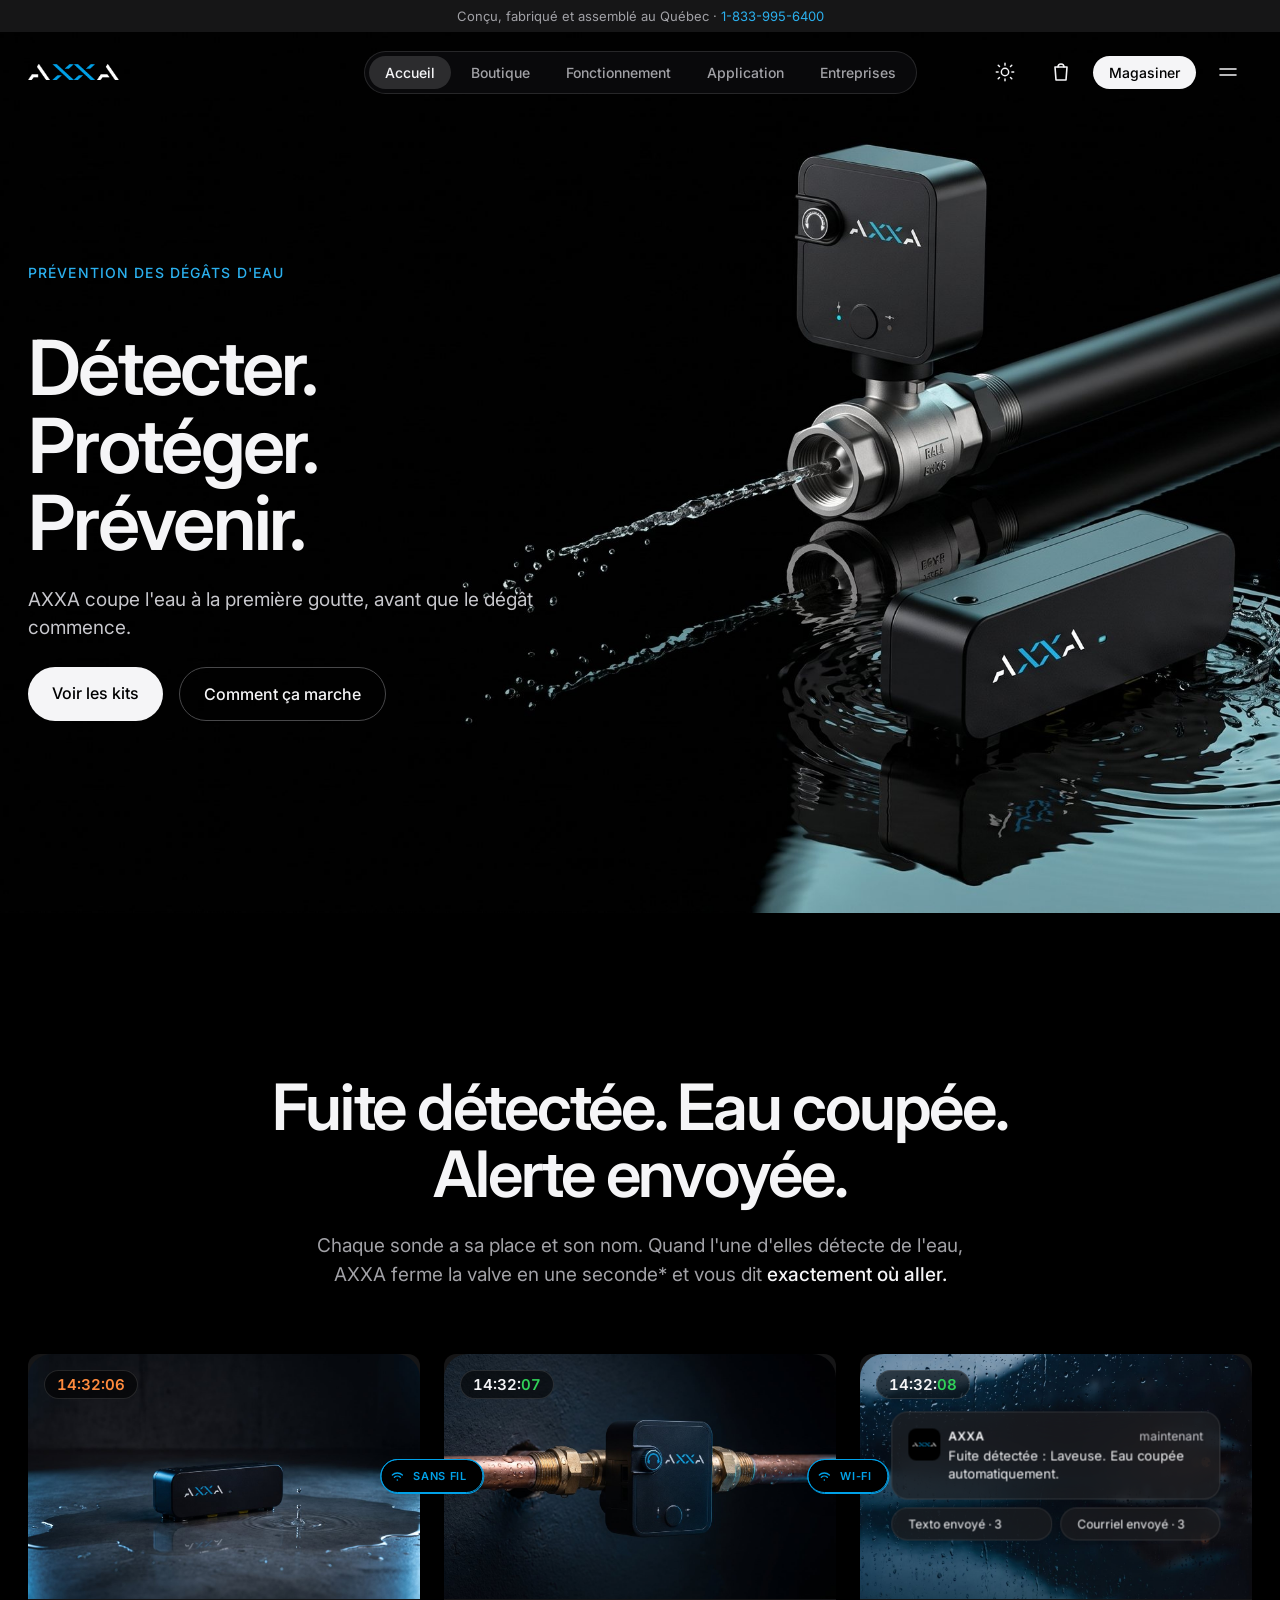
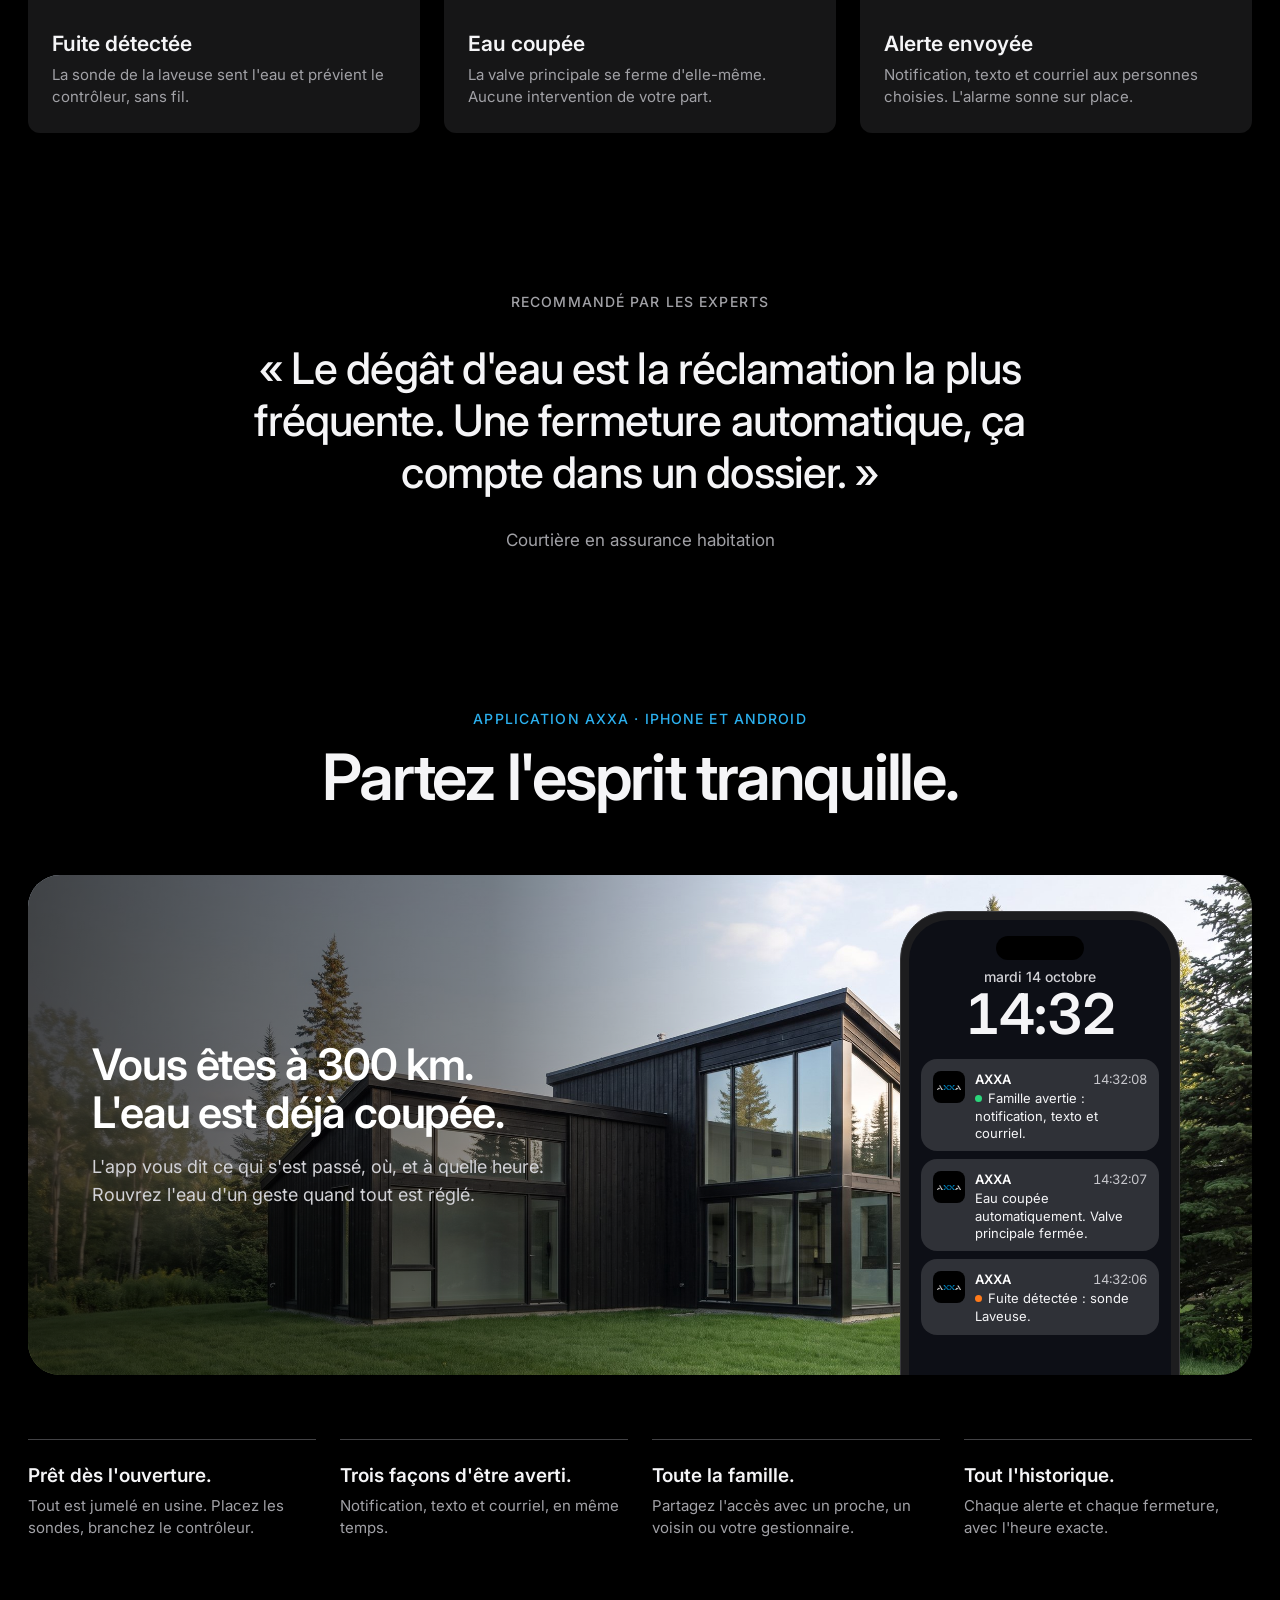
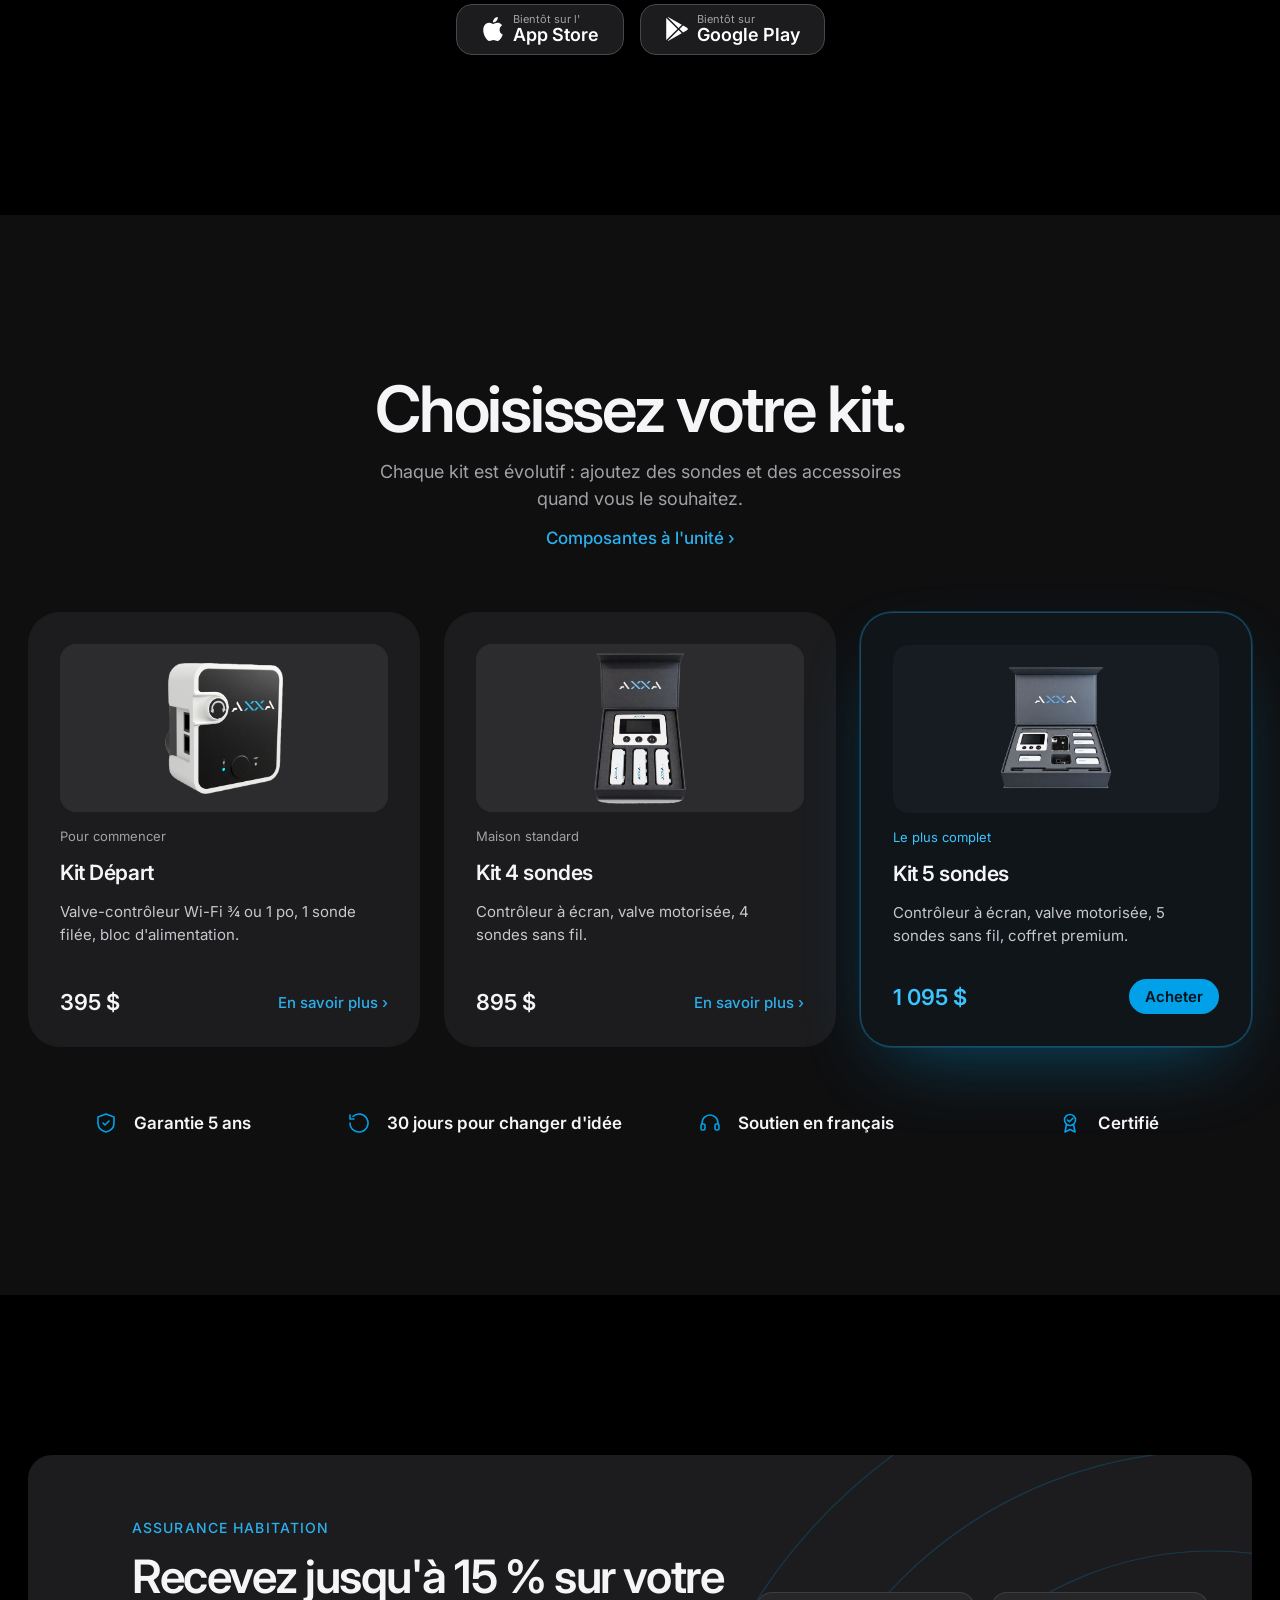
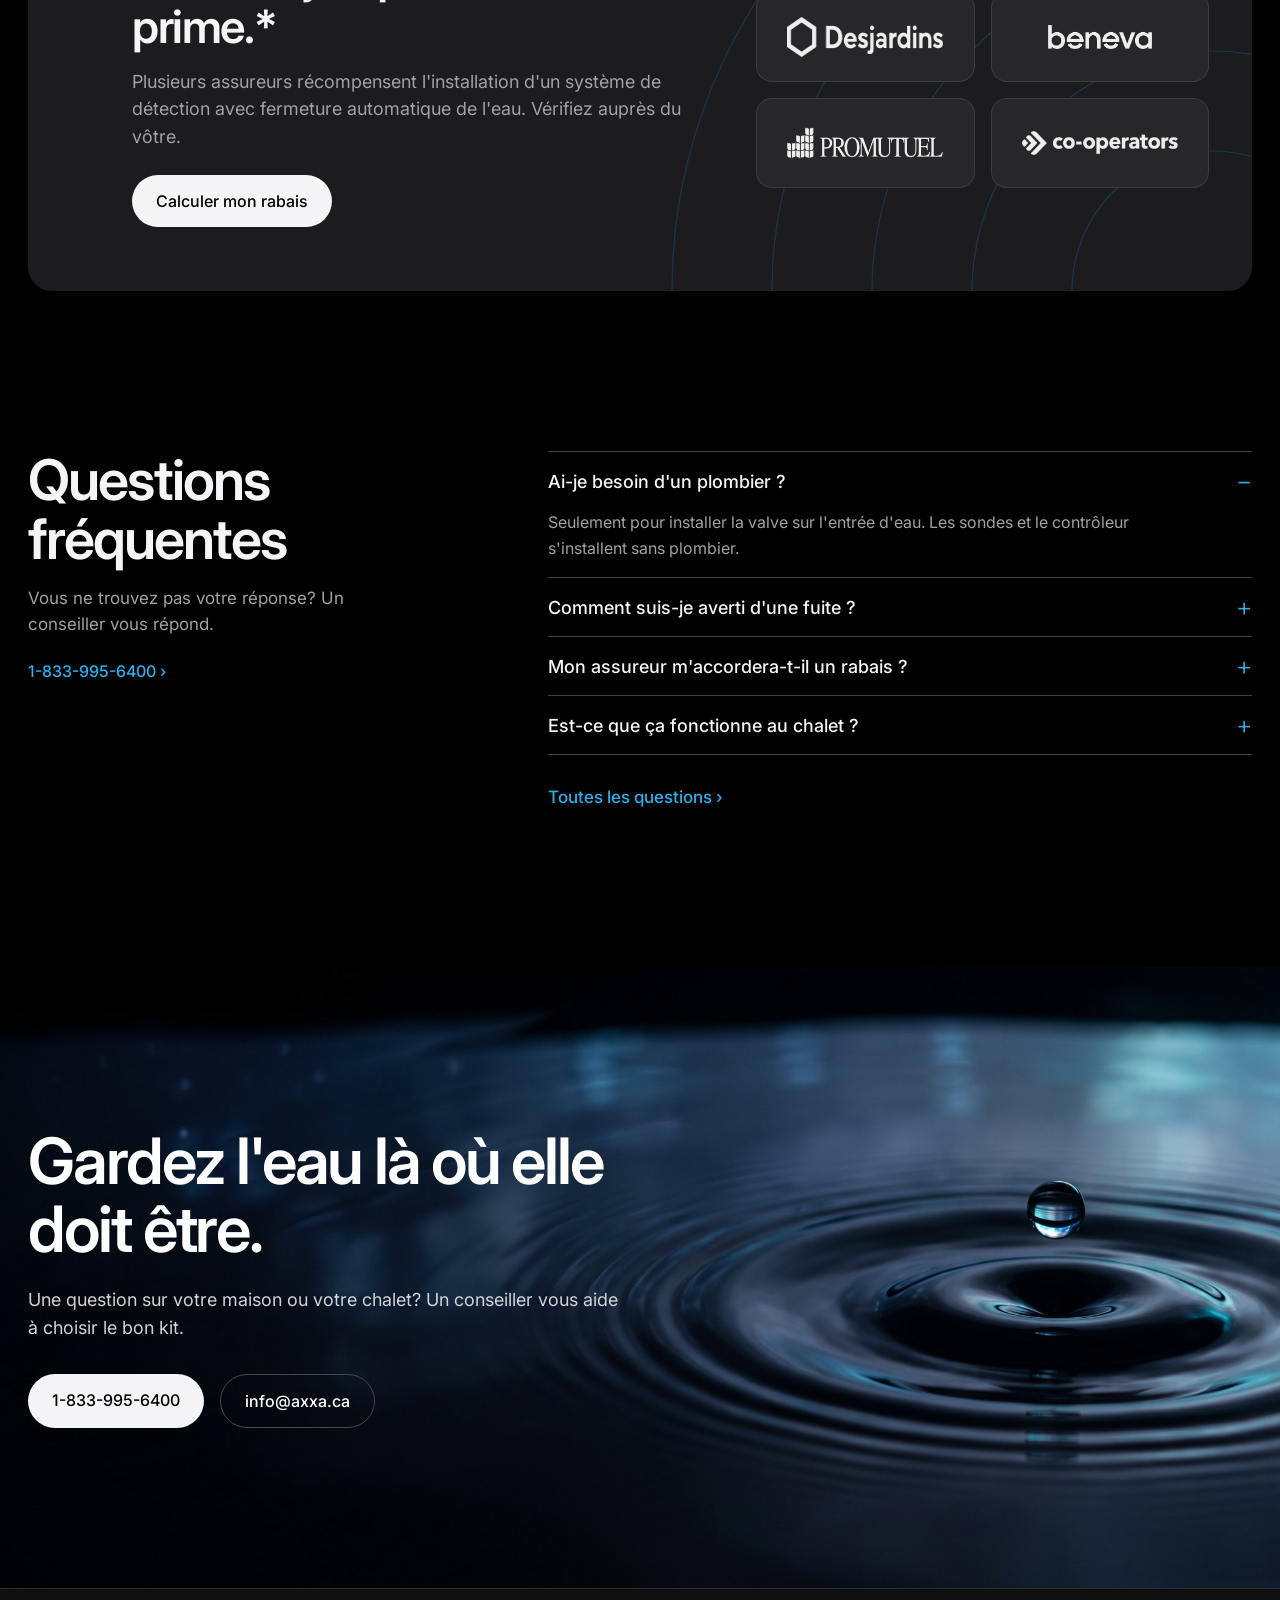
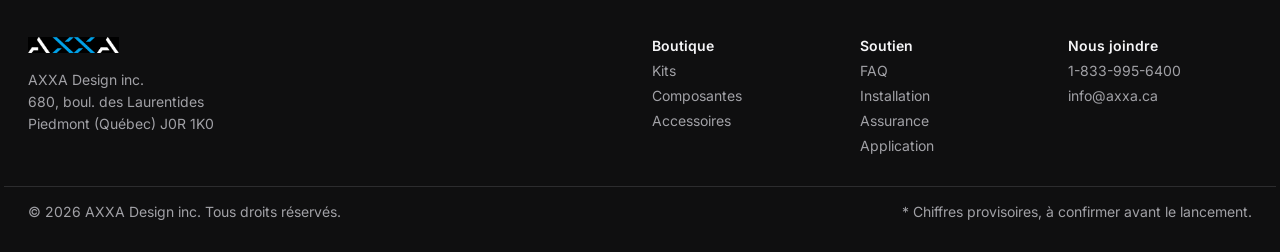
<file: index.html>
<!doctype html>
<html lang="fr">
<head>
<meta charset="utf-8">
<meta name="viewport" content="width=device-width, initial-scale=1">
<meta name="robots" content="noindex, nofollow">
<title>AXXA, prototype</title>
<script>
  var t = 'sombre';
  try { if (localStorage.getItem('axxa-theme') === 'clair') t = 'clair'; } catch (e) {}
  location.replace('accueil-' + t + '.html');
</script>
</head>
<body style="margin:0;background:#000;color:#f5f5f7;font-family:system-ui,sans-serif">
<p style="padding:24px"><a href="accueil-sombre.html" style="color:#00a1e8">Ouvrir le prototype AXXA</a></p>
</body>
</html>
</file>
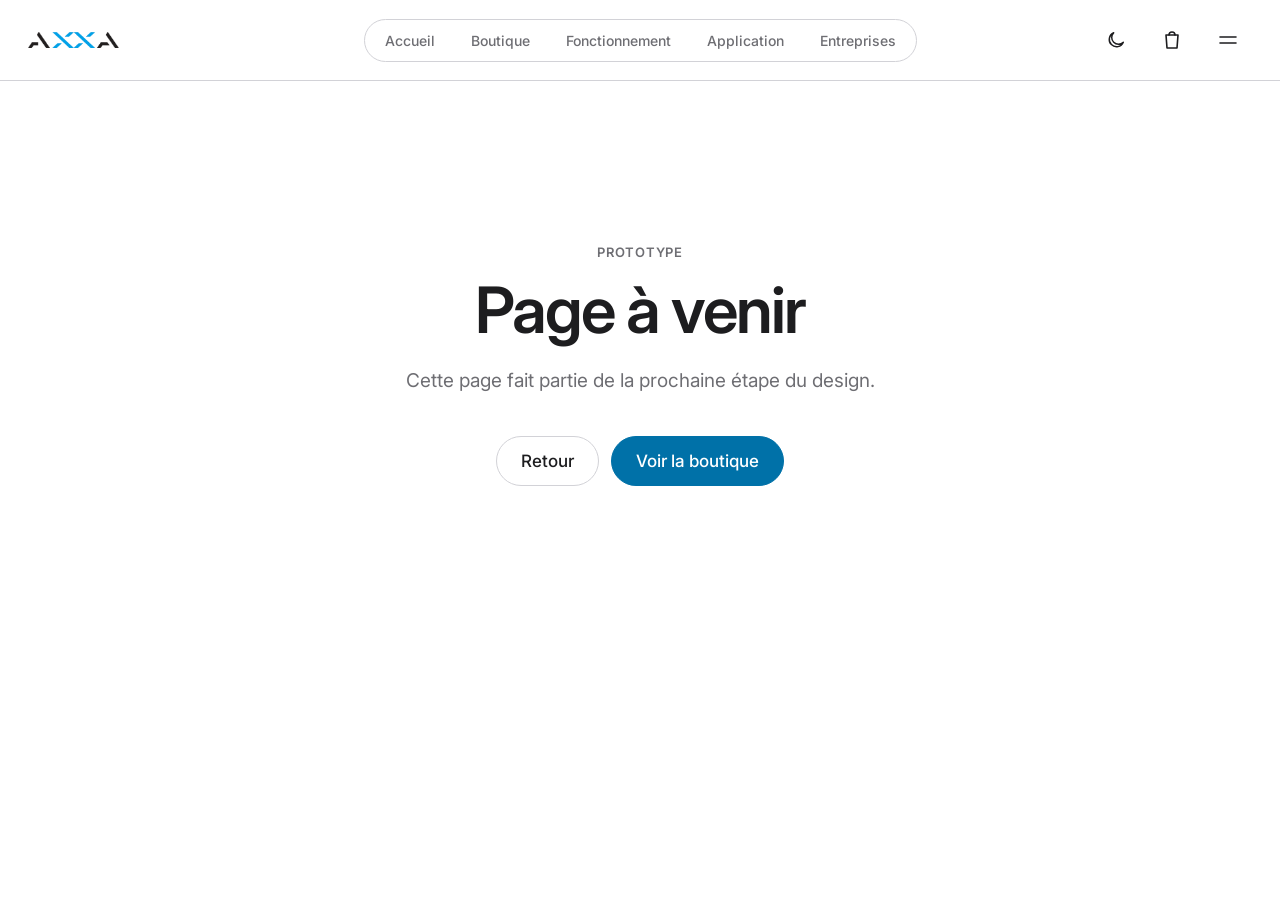
<file: a-venir-clair.html>
<!doctype html>
<html lang="fr">
<head>
<meta charset="utf-8">
<meta name="viewport" content="width=device-width, initial-scale=1">
<meta name="robots" content="noindex, nofollow">
<title>AXXA, page à venir</title>
<link rel="preconnect" href="https://fonts.googleapis.com">
<link rel="stylesheet" href="https://fonts.googleapis.com/css2?family=Inter:wght@300..700&amp;display=swap">
<link rel="stylesheet" href="./proto.css">
<style>
:root{--bg:#ffffff;--ink:#1d1d1f;--mute:#6e6e73;--line:#d2d2d7;--cta:#0071a8;--cta-ink:#ffffff;--chip:#f5f5f7}
body{margin:0;background:var(--bg);color:var(--ink);font-family:Inter,system-ui,sans-serif;-webkit-font-smoothing:antialiased}
a{color:inherit;text-decoration:none}
header{position:sticky;top:0;z-index:6;background:var(--bg);border-bottom:1px solid var(--line)}
.bar{max-width:1272px;box-sizing:border-box;margin:0 auto;padding:0 24px;height:80px;display:flex;align-items:center;justify-content:space-between;gap:24px}
.bar>a:first-child,.end{flex:1 1 0;display:flex;align-items:center;min-height:44px}
.end{justify-content:flex-end;gap:8px}
.nav-links{display:flex;gap:4px;padding:4px;border-radius:999px;border:1px solid var(--line);font-size:14px}
.nav-links a{padding:8px 16px;border-radius:999px;font-weight:500;white-space:nowrap;color:var(--mute)}
.nav-links a:hover{color:var(--ink)}
@media (max-width:820px){.nav-links{display:none}}
.icon{width:48px;height:48px;display:flex;align-items:center;justify-content:center;border:0;background:transparent;color:var(--ink);cursor:pointer}
main{max-width:720px;margin:0 auto;padding:160px 24px 200px;text-align:center}
.tag{display:inline-block;font-size:13px;font-weight:600;letter-spacing:.06em;text-transform:uppercase;color:var(--mute);margin-bottom:16px}
h1{margin:0;font-size:clamp(40px,7vw,64px);line-height:1.05;letter-spacing:-.03em;font-weight:600}
p{margin:24px auto 0;max-width:520px;font-size:19px;line-height:1.5;color:var(--mute)}
.actions{margin-top:40px;display:flex;gap:12px;justify-content:center;flex-wrap:wrap}
.btn{min-height:48px;padding:0 24px;border-radius:999px;display:inline-flex;align-items:center;font-size:17px;font-weight:500;border:1px solid var(--line);background:transparent;color:var(--ink);cursor:pointer;font-family:inherit}
.btn.primary{background:var(--cta);border-color:var(--cta);color:var(--cta-ink)}
</style>
</head>
<body>
<header>
  <div class="bar">
    <a href="accueil-clair.html" aria-label="AXXA, accueil"><img src="./assets/eb92cd5ae8f61b02740bc728cee41089.png" alt="AXXA" style="height:16px;width:auto;display:block"></a>
    <nav class="nav-links" aria-label="Principale"><a href="accueil-clair.html">Accueil</a><a href="catalogue-clair.html">Boutique</a><a href="fonctionnement-clair.html">Fonctionnement</a><a href="application-clair.html">Application</a><a href="entreprises-clair.html">Entreprises</a></nav>
    <div class="end">
      <a href="a-venir-sombre.html" class="icon proto-theme proto-theme--bar" data-theme-to="sombre" aria-label="Passer au thème sombre" title="Passer au thème sombre"><svg width="22" height="22" viewBox="0 0 24 24" fill="none" stroke="currentColor" stroke-width="1.6" stroke-linecap="round" stroke-linejoin="round" aria-hidden="true"><path d="M20 14.5A8 8 0 1 1 9.5 4 6.5 6.5 0 0 0 20 14.5Z"></path></svg></a>
      <a href="a-venir-clair.html?p=panier" class="icon" aria-label="Panier"><svg width="24" height="24" viewBox="0 0 24 24" fill="none" stroke="currentColor" stroke-width="1.6" stroke-linecap="round" stroke-linejoin="round" aria-hidden="true"><path d="M6 7h12l-1 13H7L6 7Z"></path><path d="M9 7a3 3 0 0 1 6 0"></path></svg></a>
      <button type="button" class="icon" aria-label="Menu"><svg width="24" height="24" viewBox="0 0 24 24" fill="none" stroke="currentColor" stroke-width="1.6" stroke-linecap="round" aria-hidden="true"><path d="M4 9h16M4 15h16"></path></svg></button>
    </div>
  </div>
</header>
<main>
  <span class="tag">Prototype</span>
  <h1 id="titre">Page à venir</h1>
  <p id="texte">Cette page fait partie de la prochaine étape du design.</p>
  <div class="actions">
    <button type="button" class="btn" onclick="history.length > 1 ? history.back() : location.assign('accueil-clair.html')">Retour</button>
    <a class="btn primary" href="catalogue-clair.html">Voir la boutique</a>
  </div>
</main>
<script>
(function () {
  var pages = {"panier": ["Panier", "Le panier et le paiement seront dessinés à la prochaine étape, avec le montage Shopify."], "faq": ["Questions fréquentes", "La page complète des questions arrive avec les pages de soutien."], "composante": ["Fiche d'une composante", "Les fiches des composantes à l'unité (sonde, règle, valve, etc.) sont la prochaine page à dessiner."], "documents": ["Documents à télécharger", "Les fiches techniques et les guides en PDF seront ajoutés quand Gilles les aura fournis."], "plombiers": ["Plombiers partenaires", "Le programme de plombiers partenaires est encore à confirmer."], "rabais": ["Calculateur de rabais d'assurance", "Le calculateur arrive avec la page Assurance et crédits."], "general": ["Page à venir", "Cette page fait partie de la prochaine étape du design."]};
  var key = new URLSearchParams(location.search).get('p') || 'general';
  var d = pages[key] || pages.general;
  document.getElementById('titre').textContent = d[0];
  document.getElementById('texte').textContent = d[1];
  document.title = 'AXXA, ' + d[0].toLowerCase();
  var t = document.querySelector('.proto-theme');
  t.href += location.search;
})();
</script>
<script src="./proto.js" data-page="a-venir" data-theme="clair"></script>
</body>
</html>
</file>
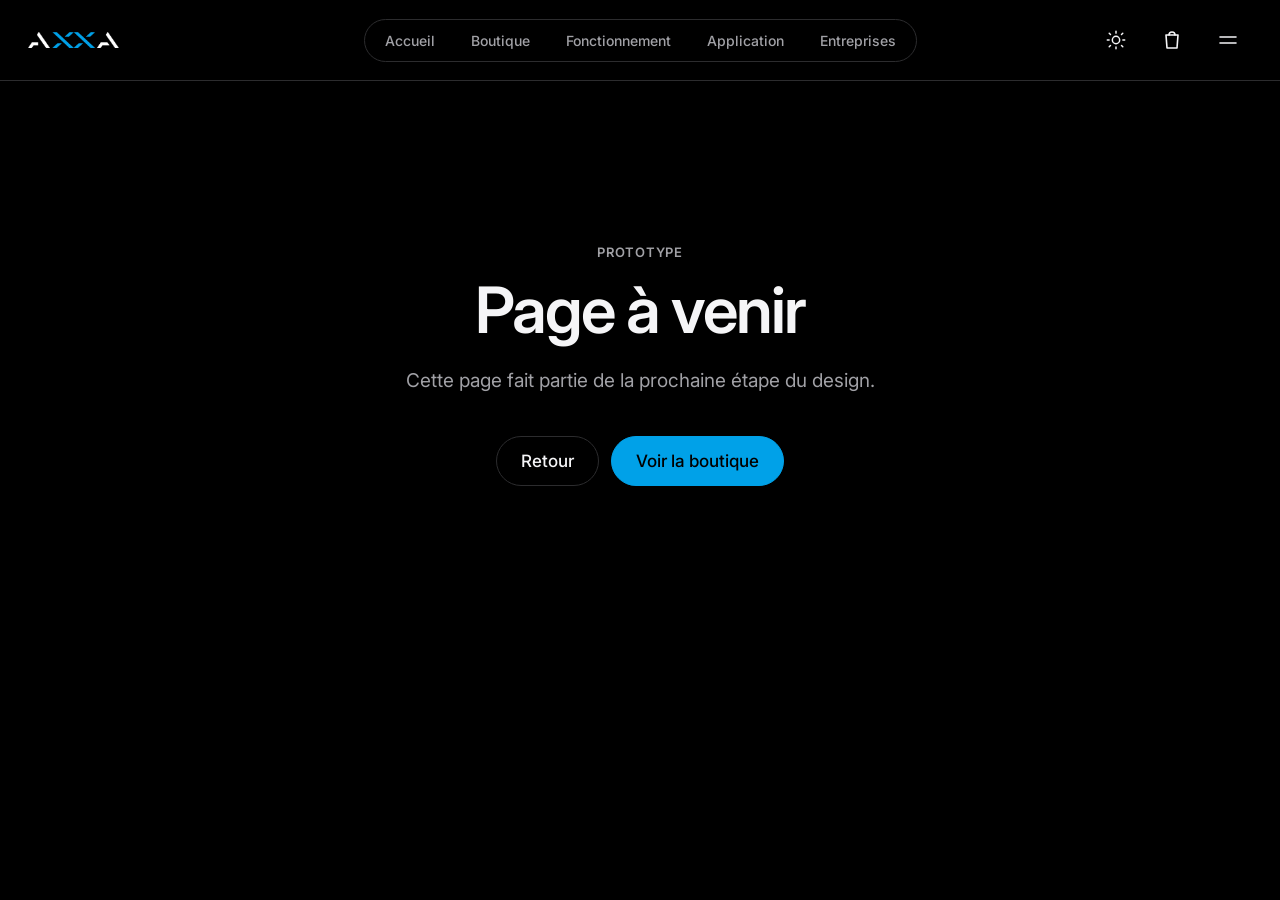
<file: a-venir-sombre.html>
<!doctype html>
<html lang="fr">
<head>
<meta charset="utf-8">
<meta name="viewport" content="width=device-width, initial-scale=1">
<meta name="robots" content="noindex, nofollow">
<title>AXXA, page à venir</title>
<link rel="preconnect" href="https://fonts.googleapis.com">
<link rel="stylesheet" href="https://fonts.googleapis.com/css2?family=Inter:wght@300..700&amp;display=swap">
<link rel="stylesheet" href="./proto.css">
<style>
:root{--bg:#000000;--ink:#f5f5f7;--mute:#a1a1a6;--line:#2c2c2e;--cta:#00a1e8;--cta-ink:#000000;--chip:#2c2c2e}
body{margin:0;background:var(--bg);color:var(--ink);font-family:Inter,system-ui,sans-serif;-webkit-font-smoothing:antialiased}
a{color:inherit;text-decoration:none}
header{position:sticky;top:0;z-index:6;background:var(--bg);border-bottom:1px solid var(--line)}
.bar{max-width:1272px;box-sizing:border-box;margin:0 auto;padding:0 24px;height:80px;display:flex;align-items:center;justify-content:space-between;gap:24px}
.bar>a:first-child,.end{flex:1 1 0;display:flex;align-items:center;min-height:44px}
.end{justify-content:flex-end;gap:8px}
.nav-links{display:flex;gap:4px;padding:4px;border-radius:999px;border:1px solid var(--line);font-size:14px}
.nav-links a{padding:8px 16px;border-radius:999px;font-weight:500;white-space:nowrap;color:var(--mute)}
.nav-links a:hover{color:var(--ink)}
@media (max-width:820px){.nav-links{display:none}}
.icon{width:48px;height:48px;display:flex;align-items:center;justify-content:center;border:0;background:transparent;color:var(--ink);cursor:pointer}
main{max-width:720px;margin:0 auto;padding:160px 24px 200px;text-align:center}
.tag{display:inline-block;font-size:13px;font-weight:600;letter-spacing:.06em;text-transform:uppercase;color:var(--mute);margin-bottom:16px}
h1{margin:0;font-size:clamp(40px,7vw,64px);line-height:1.05;letter-spacing:-.03em;font-weight:600}
p{margin:24px auto 0;max-width:520px;font-size:19px;line-height:1.5;color:var(--mute)}
.actions{margin-top:40px;display:flex;gap:12px;justify-content:center;flex-wrap:wrap}
.btn{min-height:48px;padding:0 24px;border-radius:999px;display:inline-flex;align-items:center;font-size:17px;font-weight:500;border:1px solid var(--line);background:transparent;color:var(--ink);cursor:pointer;font-family:inherit}
.btn.primary{background:var(--cta);border-color:var(--cta);color:var(--cta-ink)}
</style>
</head>
<body>
<header>
  <div class="bar">
    <a href="accueil-sombre.html" aria-label="AXXA, accueil"><img src="./assets/b2b3ff480f438c490e4b026003309c1c.png" alt="AXXA" style="height:16px;width:auto;display:block"></a>
    <nav class="nav-links" aria-label="Principale"><a href="accueil-sombre.html">Accueil</a><a href="catalogue-sombre.html">Boutique</a><a href="fonctionnement-sombre.html">Fonctionnement</a><a href="application-sombre.html">Application</a><a href="entreprises-sombre.html">Entreprises</a></nav>
    <div class="end">
      <a href="a-venir-clair.html" class="icon proto-theme proto-theme--bar" data-theme-to="clair" aria-label="Passer au thème clair" title="Passer au thème clair"><svg width="22" height="22" viewBox="0 0 24 24" fill="none" stroke="currentColor" stroke-width="1.6" stroke-linecap="round" aria-hidden="true"><circle cx="12" cy="12" r="4"></circle><path d="M12 2.5v2M12 19.5v2M4.6 4.6 6 6M18 18l1.4 1.4M2.5 12h2M19.5 12h2M4.6 19.4 6 18M18 6l1.4-1.4"></path></svg></a>
      <a href="a-venir-sombre.html?p=panier" class="icon" aria-label="Panier"><svg width="24" height="24" viewBox="0 0 24 24" fill="none" stroke="currentColor" stroke-width="1.6" stroke-linecap="round" stroke-linejoin="round" aria-hidden="true"><path d="M6 7h12l-1 13H7L6 7Z"></path><path d="M9 7a3 3 0 0 1 6 0"></path></svg></a>
      <button type="button" class="icon" aria-label="Menu"><svg width="24" height="24" viewBox="0 0 24 24" fill="none" stroke="currentColor" stroke-width="1.6" stroke-linecap="round" aria-hidden="true"><path d="M4 9h16M4 15h16"></path></svg></button>
    </div>
  </div>
</header>
<main>
  <span class="tag">Prototype</span>
  <h1 id="titre">Page à venir</h1>
  <p id="texte">Cette page fait partie de la prochaine étape du design.</p>
  <div class="actions">
    <button type="button" class="btn" onclick="history.length > 1 ? history.back() : location.assign('accueil-sombre.html')">Retour</button>
    <a class="btn primary" href="catalogue-sombre.html">Voir la boutique</a>
  </div>
</main>
<script>
(function () {
  var pages = {"panier": ["Panier", "Le panier et le paiement seront dessinés à la prochaine étape, avec le montage Shopify."], "faq": ["Questions fréquentes", "La page complète des questions arrive avec les pages de soutien."], "composante": ["Fiche d'une composante", "Les fiches des composantes à l'unité (sonde, règle, valve, etc.) sont la prochaine page à dessiner."], "documents": ["Documents à télécharger", "Les fiches techniques et les guides en PDF seront ajoutés quand Gilles les aura fournis."], "plombiers": ["Plombiers partenaires", "Le programme de plombiers partenaires est encore à confirmer."], "rabais": ["Calculateur de rabais d'assurance", "Le calculateur arrive avec la page Assurance et crédits."], "general": ["Page à venir", "Cette page fait partie de la prochaine étape du design."]};
  var key = new URLSearchParams(location.search).get('p') || 'general';
  var d = pages[key] || pages.general;
  document.getElementById('titre').textContent = d[0];
  document.getElementById('texte').textContent = d[1];
  document.title = 'AXXA, ' + d[0].toLowerCase();
  var t = document.querySelector('.proto-theme');
  t.href += location.search;
})();
</script>
<script src="./proto.js" data-page="a-venir" data-theme="sombre"></script>
</body>
</html>
</file>
<file: proto.css>
/* AXXA, prototype navigable : menu plein écran + décalage des ancres sous l'en-tête collant */
[id] { scroll-margin-top: 96px; }
html.proto-lock, html.proto-lock body { overflow: hidden; }
/* Sous 600 px, la bascule passe dans le menu (sinon l'en-tête déborde) */
@media (max-width: 600px) { .proto-theme--bar { display: none !important; } }

.proto-menu {
  position: fixed; inset: 0; z-index: 1000; display: none; flex-direction: column;
  padding: 0 24px 32px; box-sizing: border-box;
  font-family: Inter, system-ui, sans-serif; -webkit-font-smoothing: antialiased;
}
.proto-menu.is-open { display: flex; }
.proto-menu--sombre { background: #000000; color: #f5f5f7; --mute: #a1a1a6; --line: #2c2c2e; }
.proto-menu--clair { background: #ffffff; color: #1d1d1f; --mute: #6e6e73; --line: #d2d2d7; }
.proto-menu a { color: inherit; text-decoration: none; }

.proto-menu__top { height: 80px; display: flex; align-items: center; justify-content: space-between; }
.proto-menu__brand { height: 16px; width: auto; display: block; }
.proto-menu__close {
  width: 48px; height: 48px; margin-right: -12px; border: 0; background: transparent; color: inherit;
  display: flex; align-items: center; justify-content: center; cursor: pointer;
}
.proto-menu__links { display: flex; flex-direction: column; margin-top: 24px; }
.proto-menu__links a {
  min-height: 56px; display: flex; align-items: center; font-size: 32px; font-weight: 600;
  letter-spacing: -0.02em; color: var(--mute);
}
.proto-menu__links a[aria-current="page"], .proto-menu__links a:hover { color: inherit; }
.proto-menu__foot {
  margin-top: auto; padding-top: 24px; border-top: 1px solid var(--line);
  display: flex; gap: 8px; flex-wrap: wrap;
}
.proto-menu__foot a {
  min-height: 48px; padding: 0 20px; border-radius: 999px; border: 1px solid var(--line);
  display: inline-flex; align-items: center; font-size: 17px; font-weight: 500;
}
@media (min-width: 821px) {
  .proto-menu { left: auto; width: 420px; border-left: 1px solid var(--line); }
}
</file>
